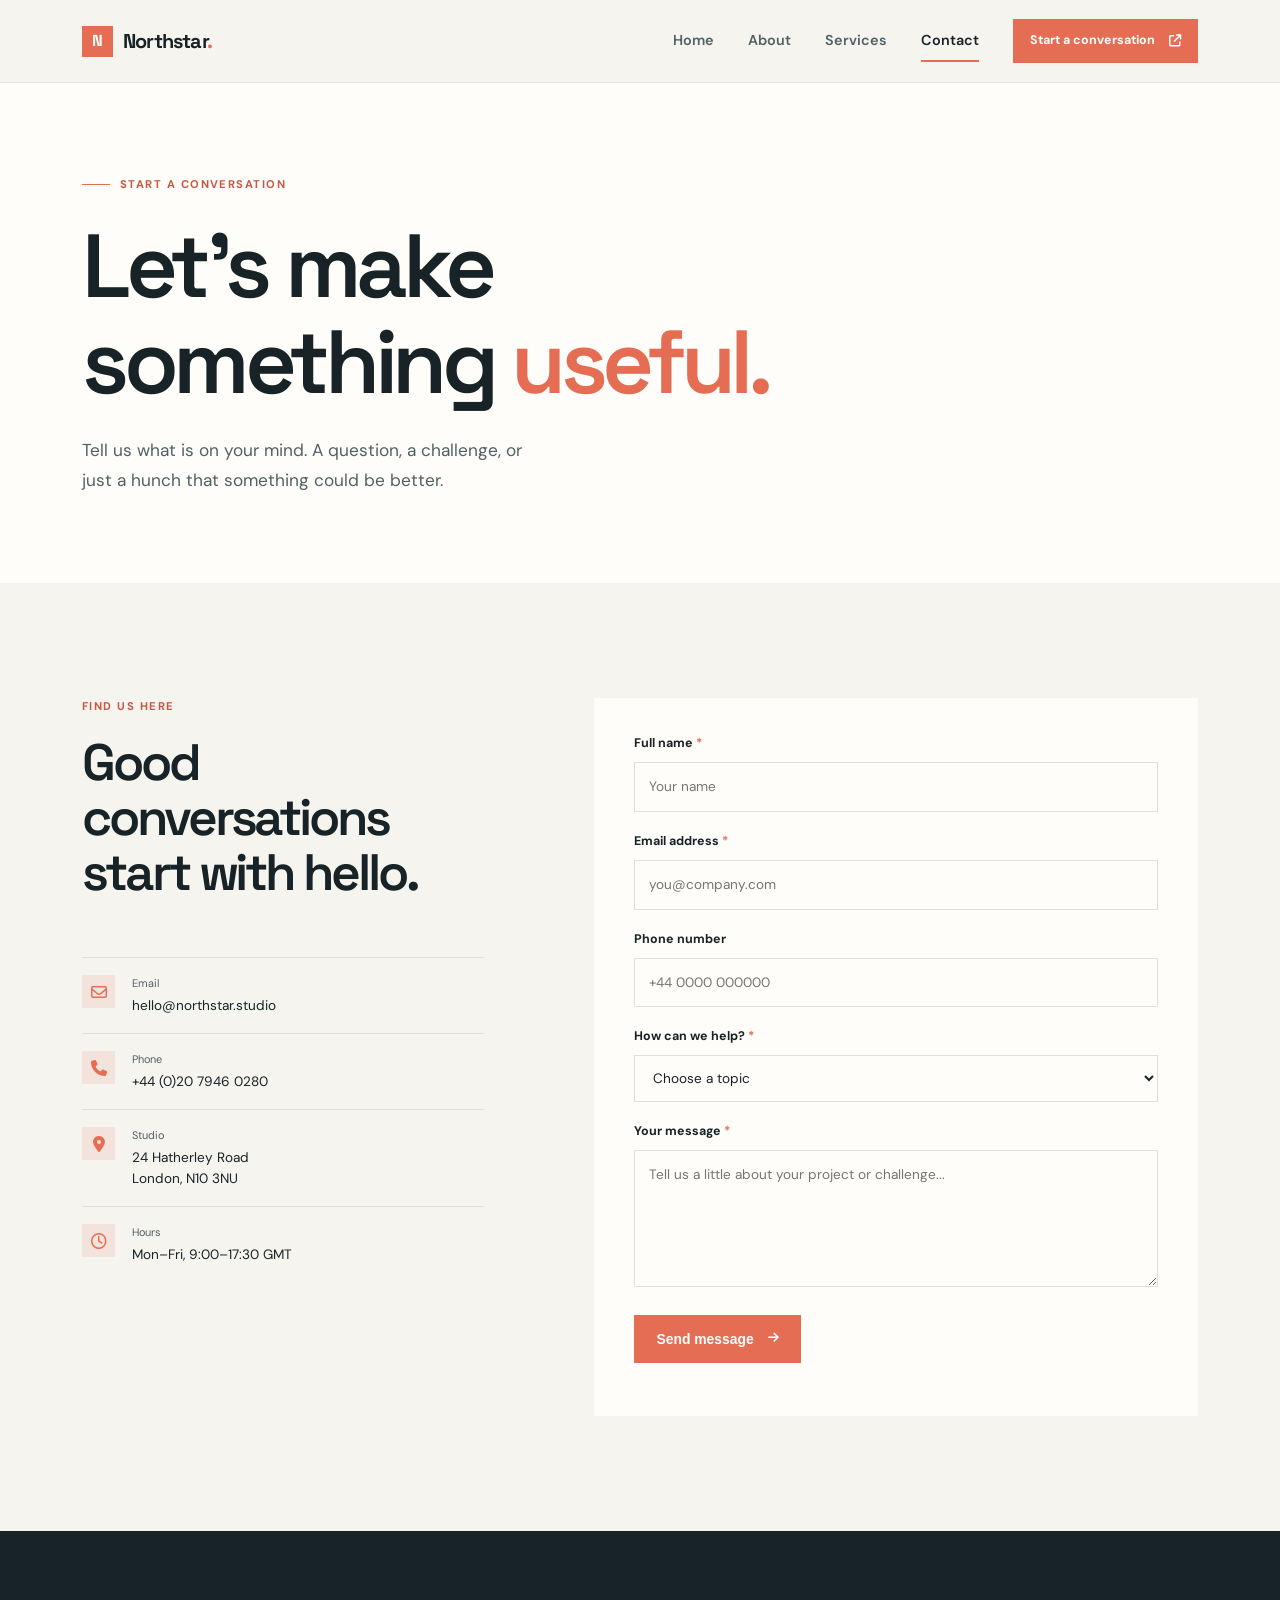
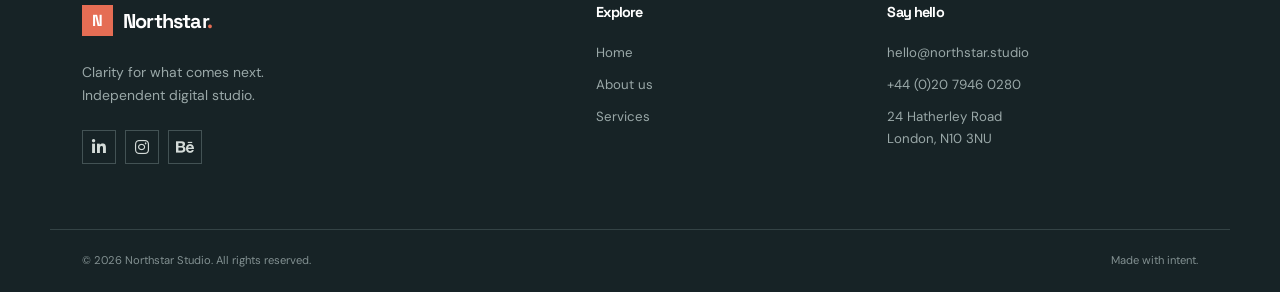
<file: contact.html>
<!DOCTYPE html>
<html lang="en">
<head>
  <meta charset="UTF-8"><meta name="viewport" content="width=device-width, initial-scale=1.0"><meta name="description" content="Start a conversation with Northstar Studio about your next challenge, opportunity, or big question."><title>Contact | Northstar Studio</title>
  <link rel="preconnect" href="https://fonts.googleapis.com"><link rel="preconnect" href="https://fonts.gstatic.com" crossorigin><link href="https://fonts.googleapis.com/css2?family=DM+Sans:wght@400;500;600;700&family=Space+Grotesk:wght@400;500;600;700&display=swap" rel="stylesheet"><link rel="stylesheet" href="https://cdnjs.cloudflare.com/ajax/libs/font-awesome/6.5.2/css/all.min.css"><link rel="stylesheet" href="css/style.css">
</head>
<body>
  <header class="site-header" id="top"><nav class="navbar container" aria-label="Main navigation"><a class="brand" href="index.html"><span class="brand-mark">N</span><span>Northstar<span class="brand-dot">.</span></span></a><button class="nav-toggle" aria-label="Toggle navigation" aria-expanded="false"><i class="fa-solid fa-bars"></i></button><div class="nav-menu"><a class="nav-link" href="index.html">Home</a><a class="nav-link" href="about.html">About</a><a class="nav-link" href="services.html">Services</a><a class="nav-link active" href="contact.html">Contact</a><a class="button button-small nav-cta" href="contact.html">Start a conversation <i class="fa-solid fa-arrow-up-right-from-square"></i></a></div></nav></header>
  <main><section class="page-hero contact-hero"><div class="container page-hero-inner reveal"><p class="eyebrow"><span class="eyebrow-line"></span> Start a conversation</p><h1>Let’s make<br>something <em>useful.</em></h1><p class="page-hero-text">Tell us what is on your mind. A question, a challenge, or just a hunch that something could be better.</p></div></section>
    <section class="contact-section section-space"><div class="container contact-grid"><div class="contact-details reveal"><p class="eyebrow">Find us here</p><h2>Good conversations<br>start with hello.</h2><div class="contact-list"><div><span class="contact-icon"><i class="fa-regular fa-envelope"></i></span><p><small>Email</small><a href="mailto:hello@northstar.studio">hello@northstar.studio</a></p></div><div><span class="contact-icon"><i class="fa-solid fa-phone"></i></span><p><small>Phone</small><a href="tel:+442079460280">+44 (0)20 7946 0280</a></p></div><div><span class="contact-icon"><i class="fa-solid fa-location-dot"></i></span><p><small>Studio</small><span>24 Hatherley Road<br>London, N10 3NU</span></p></div><div><span class="contact-icon"><i class="fa-regular fa-clock"></i></span><p><small>Hours</small><span>Mon–Fri, 9:00–17:30 GMT</span></p></div></div></div>
      <div class="form-wrap reveal delay-1"><form id="contactForm" novalidate><div class="form-row"><label for="fullName">Full name <span>*</span></label><input type="text" id="fullName" name="fullName" placeholder="Your name"><small class="field-error" data-error-for="fullName"></small></div><div class="form-row"><label for="email">Email address <span>*</span></label><input type="email" id="email" name="email" placeholder="you@company.com"><small class="field-error" data-error-for="email"></small></div><div class="form-row"><label for="phone">Phone number</label><input type="tel" id="phone" name="phone" placeholder="+44 0000 000000"><small class="field-error" data-error-for="phone"></small></div><div class="form-row"><label for="subject">How can we help? <span>*</span></label><select id="subject" name="subject"><option value="">Choose a topic</option><option value="strategy">Strategy &amp; direction</option><option value="brand">Brand &amp; experience</option><option value="growth">Growth &amp; optimisation</option><option value="other">Something else</option></select><small class="field-error" data-error-for="subject"></small></div><div class="form-row"><label for="message">Your message <span>*</span></label><textarea id="message" name="message" rows="5" placeholder="Tell us a little about your project or challenge..."></textarea><small class="field-error" data-error-for="message"></small></div><button class="button" type="submit">Send message <i class="fa-solid fa-arrow-right"></i></button><div class="form-status" role="status" aria-live="polite"></div></form></div></div></section>
  </main>
  <footer class="site-footer"><div class="container footer-grid"><div><a class="brand brand-light" href="index.html"><span class="brand-mark">N</span><span>Northstar<span class="brand-dot">.</span></span></a><p class="footer-description">Clarity for what comes next.<br>Independent digital studio.</p><div class="social-links"><a href="https://www.linkedin.com" aria-label="LinkedIn"><i class="fa-brands fa-linkedin-in"></i></a><a href="https://www.instagram.com" aria-label="Instagram"><i class="fa-brands fa-instagram"></i></a><a href="https://www.behance.net" aria-label="Behance"><i class="fa-brands fa-behance"></i></a></div></div><div><h4>Explore</h4><a href="index.html">Home</a><a href="about.html">About us</a><a href="services.html">Services</a></div><div><h4>Say hello</h4><a href="mailto:hello@northstar.studio">hello@northstar.studio</a><a href="tel:+442079460280">+44 (0)20 7946 0280</a><p>24 Hatherley Road<br>London, N10 3NU</p></div></div><div class="container footer-bottom"><span>© <span class="current-year">2026</span> Northstar Studio. All rights reserved.</span><span>Made with intent.</span></div></footer><button class="scroll-top" aria-label="Scroll to top"><i class="fa-solid fa-arrow-up"></i></button><script src="js/script.js"></script>
</body>
</html>
</file>
<file: css/style.css>
@import url('https://fonts.googleapis.com/css2?family=DM+Sans:wght@400;500;600;700&family=Space+Grotesk:wght@400;500;600;700&display=swap');

:root { --ink: #172326; --ink-soft: #516064; --cream: #f6f4ef; --paper: #fffdf9; --coral: #e56d54; --coral-dark: #c85842; --sage: #aeb9a7; --line: #dfe1db; --white: #fff; --display: 'Space Grotesk', sans-serif; --body: 'DM Sans', sans-serif; }
* { box-sizing: border-box; margin: 0; padding: 0; }
html { scroll-behavior: smooth; }
body { background: var(--cream); color: var(--ink); font-family: var(--body); font-size: 16px; line-height: 1.6; overflow-x: hidden; }
img { display: block; max-width: 100%; }
a { color: inherit; text-decoration: none; }
.container { margin: 0 auto; max-width: 1180px; padding-left: 32px; padding-right: 32px; }
.site-header { background: rgba(246, 244, 239, .9); border-bottom: 1px solid rgba(23, 35, 38, .08); position: sticky; top: 0; width: 100%; z-index: 20; backdrop-filter: blur(14px); }
.navbar { align-items: center; display: flex; height: 82px; justify-content: space-between; }
.brand { align-items: center; display: flex; font-family: var(--display); font-size: 1.25rem; font-weight: 700; gap: 10px; letter-spacing: -.04em; }
.brand-mark { align-items: center; background: var(--coral); color: var(--white); display: inline-flex; font-family: var(--display); font-size: 1rem; height: 31px; justify-content: center; width: 31px; }
.brand-dot { color: var(--coral); }
.nav-menu { align-items: center; display: flex; gap: 34px; }
.nav-link { color: var(--ink-soft); font-size: .9rem; font-weight: 600; position: relative; transition: color .25s ease; }
.nav-link::after { background: var(--coral); bottom: -9px; content: ''; height: 2px; left: 0; position: absolute; transform: scaleX(0); transform-origin: right; transition: transform .25s ease; width: 100%; }
.nav-link:hover, .nav-link.active { color: var(--ink); }
.nav-link.active::after, .nav-link:hover::after { transform: scaleX(1); transform-origin: left; }
.nav-toggle { background: transparent; border: 0; color: var(--ink); cursor: pointer; display: none; font-size: 1.3rem; }
.button { align-items: center; background: var(--coral); border: 1px solid var(--coral); color: var(--white); display: inline-flex; font-size: .87rem; font-weight: 700; gap: 14px; justify-content: center; padding: 15px 21px; transition: background .25s ease, border-color .25s ease, transform .25s ease; }
.button:hover { background: var(--coral-dark); border-color: var(--coral-dark); color: var(--white); transform: translateY(-3px); }
.button i, .text-link i { font-size: .77rem; transition: transform .25s ease; }
.button:hover i, .text-link:hover i { transform: translateX(4px); }
.button-small { font-size: .78rem; padding: 11px 16px; }
.button-dark { background: var(--ink); border-color: var(--ink); }
.button-dark:hover { background: #2d3b3e; border-color: #2d3b3e; }
.button-light { background: var(--white); border-color: var(--white); color: var(--ink); }
.button-light:hover { background: var(--cream); border-color: var(--cream); color: var(--ink); }
.eyebrow { align-items: center; color: var(--coral-dark); display: flex; font-size: .7rem; font-weight: 700; gap: 10px; letter-spacing: .13em; text-transform: uppercase; }
.eyebrow-line { background: var(--coral); display: inline-block; height: 1px; width: 28px; }
h1, h2, h3, h4 { font-family: var(--display); line-height: 1.07; letter-spacing: -.06em; }
h1 { font-size: clamp(3.5rem, 7vw, 6.3rem); font-weight: 600; }
h2 { font-size: clamp(2.3rem, 4vw, 4rem); font-weight: 600; }
h3 { font-size: 1.3rem; letter-spacing: -.04em; }
em, h2 span, h1 em { color: var(--coral); font-style: normal; }
.hero { align-items: center; display: grid; gap: 65px; grid-template-columns: 1fr 1fr; min-height: 690px; padding-bottom: 78px; padding-top: 78px; }
.hero-copy { max-width: 560px; }
.hero h1 { margin: 23px 0 28px; }
.hero-text, .page-hero-text { color: var(--ink-soft); font-size: 1.08rem; line-height: 1.75; max-width: 460px; }
.hero-actions { align-items: center; display: flex; gap: 29px; margin-top: 36px; }
.text-link { border-bottom: 1px solid var(--ink); display: inline-flex; font-size: .86rem; font-weight: 700; gap: 12px; padding-bottom: 4px; }
.text-link:hover { border-color: var(--coral); color: var(--coral-dark); }
.hero-proof { align-items: center; display: flex; gap: 13px; margin-top: 66px; }
.avatar-stack { display: flex; }
.avatar-stack span { align-items: center; background: var(--sage); border: 2px solid var(--cream); border-radius: 50%; color: var(--white); display: flex; font-size: .6rem; font-weight: 700; height: 32px; justify-content: center; margin-left: -8px; width: 32px; }
.avatar-stack span:first-child { background: var(--coral); margin-left: 0; }
.avatar-stack span:nth-child(2) { background: #5b7470; }
.hero-proof p { color: var(--ink-soft); font-size: .74rem; line-height: 1.35; }
.hero-proof strong { color: var(--ink); }
.hero-visual { padding: 30px 16px 25px 0; position: relative; }
.hero-image-wrap { height: 515px; overflow: hidden; position: relative; }
.hero-image-wrap::after { background: rgba(23, 35, 38, .08); content: ''; inset: 0; position: absolute; }
.hero-image-wrap img { height: 100%; object-fit: cover; width: 100%; }
.hero-note { align-items: center; background: var(--paper); bottom: 0; box-shadow: 0 14px 30px rgba(23, 35, 38, .1); display: flex; gap: 13px; left: -34px; padding: 17px 22px; position: absolute; }
.note-icon { align-items: center; background: var(--coral); color: var(--white); display: flex; height: 34px; justify-content: center; width: 34px; }
.hero-note strong, .hero-note small { display: block; }
.hero-note strong { font-family: var(--display); font-size: .88rem; }
.hero-note small { color: var(--ink-soft); font-size: .67rem; margin-top: 2px; }
.hero-number { bottom: -2px; color: var(--coral); font-family: var(--display); font-size: 2rem; font-weight: 700; position: absolute; right: 0; }
.hero-number span { color: var(--ink-soft); font-size: .8rem; font-weight: 400; }
.section-space { padding-bottom: 115px; padding-top: 115px; }
.intro { background: var(--paper); }
.intro-grid { display: grid; gap: 60px; grid-template-columns: .7fr 2fr; }
.intro-grid h2 { max-width: 700px; }
.section-lead { color: var(--ink-soft); font-size: 1rem; line-height: 1.8; margin: 27px 0 30px; max-width: 650px; }
.section-heading { align-items: end; display: flex; justify-content: space-between; margin-bottom: 53px; }
.section-heading h2 { margin-top: 18px; }
.service-grid { display: grid; gap: 18px; grid-template-columns: repeat(3, 1fr); }
.service-card { background: var(--paper); border: 1px solid var(--line); min-height: 340px; padding: 31px; position: relative; transition: box-shadow .3s ease, transform .3s ease; }
.service-card:hover { box-shadow: 0 18px 35px rgba(23, 35, 38, .1); transform: translateY(-8px); }
.service-card-featured { background: var(--ink); border-color: var(--ink); color: var(--white); }
.service-card-featured p, .service-card-featured .service-index { color: #b4c2c2; }
.service-index { color: var(--ink-soft); font-size: .7rem; font-weight: 700; position: absolute; right: 31px; top: 33px; }
.icon-box { align-items: center; background: rgba(229, 109, 84, .14); color: var(--coral); display: flex; height: 48px; justify-content: center; margin-bottom: 72px; width: 48px; }
.service-card h3 { margin-bottom: 15px; }
.service-card p { color: var(--ink-soft); font-size: .9rem; line-height: 1.7; max-width: 245px; }
.service-card > a { bottom: 30px; color: var(--coral); font-size: .85rem; position: absolute; right: 31px; }
.why-section { background: var(--paper); }
.why-grid { align-items: center; display: grid; gap: 100px; grid-template-columns: 1fr 1fr; }
.why-image { position: relative; }
.why-image img { height: 500px; object-fit: cover; width: 100%; }
.image-caption { background: var(--coral); bottom: 0; color: var(--white); font-family: var(--display); font-size: .85rem; left: 0; padding: 16px 22px; position: absolute; }
.why-copy h2 { margin-top: 20px; }
.check-list { border-top: 1px solid var(--line); margin: 32px 0; padding-top: 8px; }
.check-list p { border-bottom: 1px solid var(--line); font-size: .88rem; padding: 13px 0; }
.check-list i { color: var(--coral); font-size: .75rem; margin-right: 12px; }
.stats-section { background: var(--sage); padding: 69px 0; }
.stats-grid { display: grid; grid-template-columns: repeat(4, 1fr); }
.stats-grid > div { align-items: center; border-right: 1px solid rgba(23, 35, 38, .2); display: flex; gap: 15px; justify-content: center; padding: 0 20px; }
.stats-grid > div:first-child { padding-left: 0; }
.stats-grid > div:last-child { border-right: 0; padding-right: 0; }
.stats-grid strong { font-family: var(--display); font-size: 3rem; font-weight: 500; letter-spacing: -.08em; }
.stats-grid span { font-size: .75rem; line-height: 1.4; }
.cta-box { align-items: center; background: var(--coral); color: var(--white); display: flex; justify-content: space-between; overflow: hidden; padding: 70px 80px; position: relative; }
.cta-box::before { border: 1px solid rgba(255,255,255,.25); border-radius: 50%; content: ''; height: 400px; position: absolute; right: 150px; top: -235px; width: 400px; }
.cta-box .eyebrow { color: var(--white); position: relative; }
.cta-box .eyebrow::before { background: var(--white); }
.cta-box h2 { margin-top: 17px; position: relative; }
.site-footer { background: var(--ink); color: var(--white); padding-top: 74px; }
.footer-grid { display: grid; gap: 70px; grid-template-columns: 2fr 1fr 1.4fr; padding-bottom: 65px; }
.brand-light { color: var(--white); }
.footer-description { color: #9aa8a8; font-size: .87rem; line-height: 1.65; margin: 24px 0; }
.social-links { display: flex; gap: 9px; }
.social-links a { align-items: center; border: 1px solid #435254; color: #d4dbd8; display: flex; height: 34px; justify-content: center; transition: background .25s ease, border-color .25s ease; width: 34px; }
.social-links a:hover { background: var(--coral); border-color: var(--coral); }
.footer-grid h4 { font-size: .9rem; margin-bottom: 22px; }
.footer-grid > div:not(:first-child) > a, .footer-grid > div:not(:first-child) > p { color: #9aa8a8; display: block; font-size: .83rem; margin-bottom: 11px; }
.footer-grid > div:not(:first-child) > a:hover { color: var(--coral); }
.footer-bottom { border-top: 1px solid #344345; color: #829091; display: flex; font-size: .7rem; justify-content: space-between; padding-bottom: 22px; padding-top: 22px; }
.scroll-top { background: var(--coral); border: 0; bottom: 25px; color: var(--white); cursor: pointer; height: 43px; opacity: 0; pointer-events: none; position: fixed; right: 25px; transform: translateY(10px); transition: opacity .25s ease, transform .25s ease; width: 43px; z-index: 10; }
.scroll-top.visible { opacity: 1; pointer-events: auto; transform: translateY(0); }
.page-hero { background: var(--paper); min-height: 440px; padding-bottom: 88px; padding-top: 93px; }
.page-hero-inner { position: relative; }
.page-hero h1 { margin: 25px 0 24px; }
.page-hero-text { max-width: 470px; }
.story-grid { align-items: center; display: grid; gap: 100px; grid-template-columns: 1fr 1fr; }
.story-image img { height: 520px; object-fit: cover; width: 100%; }
.story-copy h2 { margin-top: 20px; }
.principles-section { background: var(--paper); }
.principles-grid { display: grid; gap: 20px; grid-template-columns: repeat(3, 1fr); margin-top: 45px; }
.principle { border-top: 2px solid var(--coral); padding: 22px 10px 20px 0; }
.principle > span { color: var(--coral); font-family: var(--display); font-size: .8rem; font-weight: 700; }
.principle h3 { margin: 42px 0 16px; }
.principle p { color: var(--ink-soft); font-size: .9rem; max-width: 280px; }
.values-band { background: var(--ink); color: var(--white); padding: 108px 0; }
.eyebrow-light { color: var(--coral); }
.values-grid { display: grid; gap: 100px; grid-template-columns: 1.1fr 1fr; }
.values-grid h2 { margin-top: 20px; }
.values-list { border-top: 1px solid #435254; }
.values-list p { border-bottom: 1px solid #435254; color: #d5ddda; font-size: .95rem; padding: 18px 0; }
.values-list span { color: var(--coral); font-family: var(--display); font-size: .75rem; margin-right: 27px; }
.stats-light { background: var(--sage); }
.service-detail { align-items: center; border-top: 1px solid var(--line); display: grid; gap: 45px; grid-template-columns: 70px 1fr 1fr; padding: 60px 0; }
.service-detail.reverse { grid-template-columns: 70px 1fr 1fr; }
.service-detail.reverse .service-detail-image { order: 2; }
.service-detail.reverse .service-detail-copy { order: 1; }
.service-detail-icon { align-self: start; color: var(--coral); display: flex; flex-direction: column; font-size: 1.4rem; gap: 18px; }
.service-detail-icon span { color: var(--ink-soft); font-family: var(--display); font-size: .7rem; }
.service-detail-copy h2 { margin: 19px 0 0; }
.service-detail-image img { height: 300px; object-fit: cover; width: 100%; }
.service-tags { display: flex; flex-wrap: wrap; gap: 8px; }
.service-tags span { border: 1px solid var(--line); color: var(--ink-soft); font-size: .72rem; padding: 7px 12px; }
.contact-grid { display: grid; gap: 110px; grid-template-columns: .8fr 1.2fr; }
.contact-details h2 { margin-top: 20px; }
.contact-list { margin-top: 57px; }
.contact-list > div { align-items: flex-start; border-top: 1px solid var(--line); display: flex; gap: 17px; padding: 17px 0; }
.contact-icon { align-items: center; background: rgba(229, 109, 84, .12); color: var(--coral); display: flex; height: 33px; justify-content: center; width: 33px; }
.contact-list p { font-size: .85rem; line-height: 1.55; }
.contact-list small { color: var(--ink-soft); display: block; font-size: .68rem; margin-bottom: 3px; }
.contact-list a:hover { color: var(--coral-dark); }
.form-wrap { background: var(--paper); padding: 36px 40px; }
.form-row { margin-bottom: 20px; }
.form-row label { display: block; font-size: .78rem; font-weight: 700; margin-bottom: 8px; }
.form-row label span { color: var(--coral); }
.form-row input, .form-row select, .form-row textarea { background: transparent; border: 1px solid var(--line); border-radius: 0; color: var(--ink); font: inherit; font-size: .85rem; outline: none; padding: 13px 14px; transition: border-color .25s ease, box-shadow .25s ease; width: 100%; }
.form-row select { appearance: auto; }
.form-row textarea { min-height: 125px; resize: vertical; }
.form-row input:focus, .form-row select:focus, .form-row textarea:focus { border-color: var(--coral); box-shadow: 0 0 0 3px rgba(229,109,84,.12); }
.form-row.invalid input, .form-row.invalid select, .form-row.invalid textarea { border-color: var(--coral); }
.field-error { color: var(--coral-dark); display: block; font-size: .72rem; min-height: 0; }
.form-status { font-size: .82rem; margin-top: 17px; }
.form-status.success { color: #397553; }
.form-status.error { color: var(--coral-dark); }
.reveal { opacity: 0; transform: translateY(22px); transition: opacity .7s ease, transform .7s ease; }
.reveal.is-visible { opacity: 1; transform: translateY(0); }
.delay-1 { transition-delay: .12s; } .delay-2 { transition-delay: .22s; }
@media (max-width: 900px) { .nav-menu { gap: 20px; } .nav-cta { display: none; } .hero { gap: 35px; } .why-grid, .story-grid { gap: 55px; } .contact-grid { gap: 50px; } }
@media (max-width: 720px) { .container { padding-left: 21px; padding-right: 21px; } .navbar { height: 70px; } .nav-toggle { display: block; z-index: 2; } .nav-menu { align-items: flex-start; background: var(--paper); box-shadow: 0 15px 25px rgba(23,35,38,.12); flex-direction: column; gap: 24px; left: 0; opacity: 0; padding: 95px 25px 30px; pointer-events: none; position: absolute; top: 0; transform: translateY(-10px); transition: opacity .25s ease, transform .25s ease; width: 100%; } .nav-menu.open { opacity: 1; pointer-events: auto; transform: translateY(0); } .nav-cta { display: inline-flex; } .hero { display: flex; flex-direction: column; min-height: auto; padding-bottom: 85px; padding-top: 65px; } h1 { font-size: clamp(3rem, 14vw, 4.5rem); } .hero-visual { margin-top: 18px; padding-right: 16px; width: 100%; } .hero-image-wrap { height: 400px; } .hero-note { left: -5px; } .hero-number { right: -2px; } .hero-proof { margin-top: 45px; } .section-space { padding-bottom: 78px; padding-top: 78px; } .intro-grid, .why-grid, .story-grid, .values-grid, .contact-grid { display: block; } .intro-grid > div, .why-copy, .story-copy { margin-top: 32px; } .section-heading { align-items: flex-start; display: block; } .hide-mobile { display: none; } .service-grid, .principles-grid { grid-template-columns: 1fr; } .service-card { min-height: 300px; } .why-image img, .story-image img { height: 370px; } .stats-grid { grid-template-columns: repeat(2, 1fr); row-gap: 35px; } .stats-grid > div, .stats-grid > div:first-child, .stats-grid > div:last-child { border-right: 0; justify-content: flex-start; padding: 0 5px; } .stats-grid strong { font-size: 2.5rem; } .cta-box { align-items: flex-start; display: block; padding: 48px 28px; } .cta-box .button { margin-top: 35px; } .footer-grid { gap: 35px; grid-template-columns: 1fr 1fr; } .footer-grid > div:first-child { grid-column: 1 / -1; } .footer-bottom { gap: 10px; flex-direction: column; } .page-hero { min-height: 380px; padding-bottom: 70px; padding-top: 70px; } .service-detail, .service-detail.reverse { display: block; padding: 43px 0; } .service-detail-icon { flex-direction: row; justify-content: space-between; } .service-detail-copy { margin: 25px 0 30px; } .service-detail.reverse .service-detail-image, .service-detail.reverse .service-detail-copy { order: initial; } .form-wrap { margin-top: 50px; padding: 27px 20px; } }
@media (prefers-reduced-motion: reduce) { *, *::before, *::after { scroll-behavior: auto !important; transition-duration: .01ms !important; animation-duration: .01ms !important; } .reveal { opacity: 1; transform: none; } }
</file>
